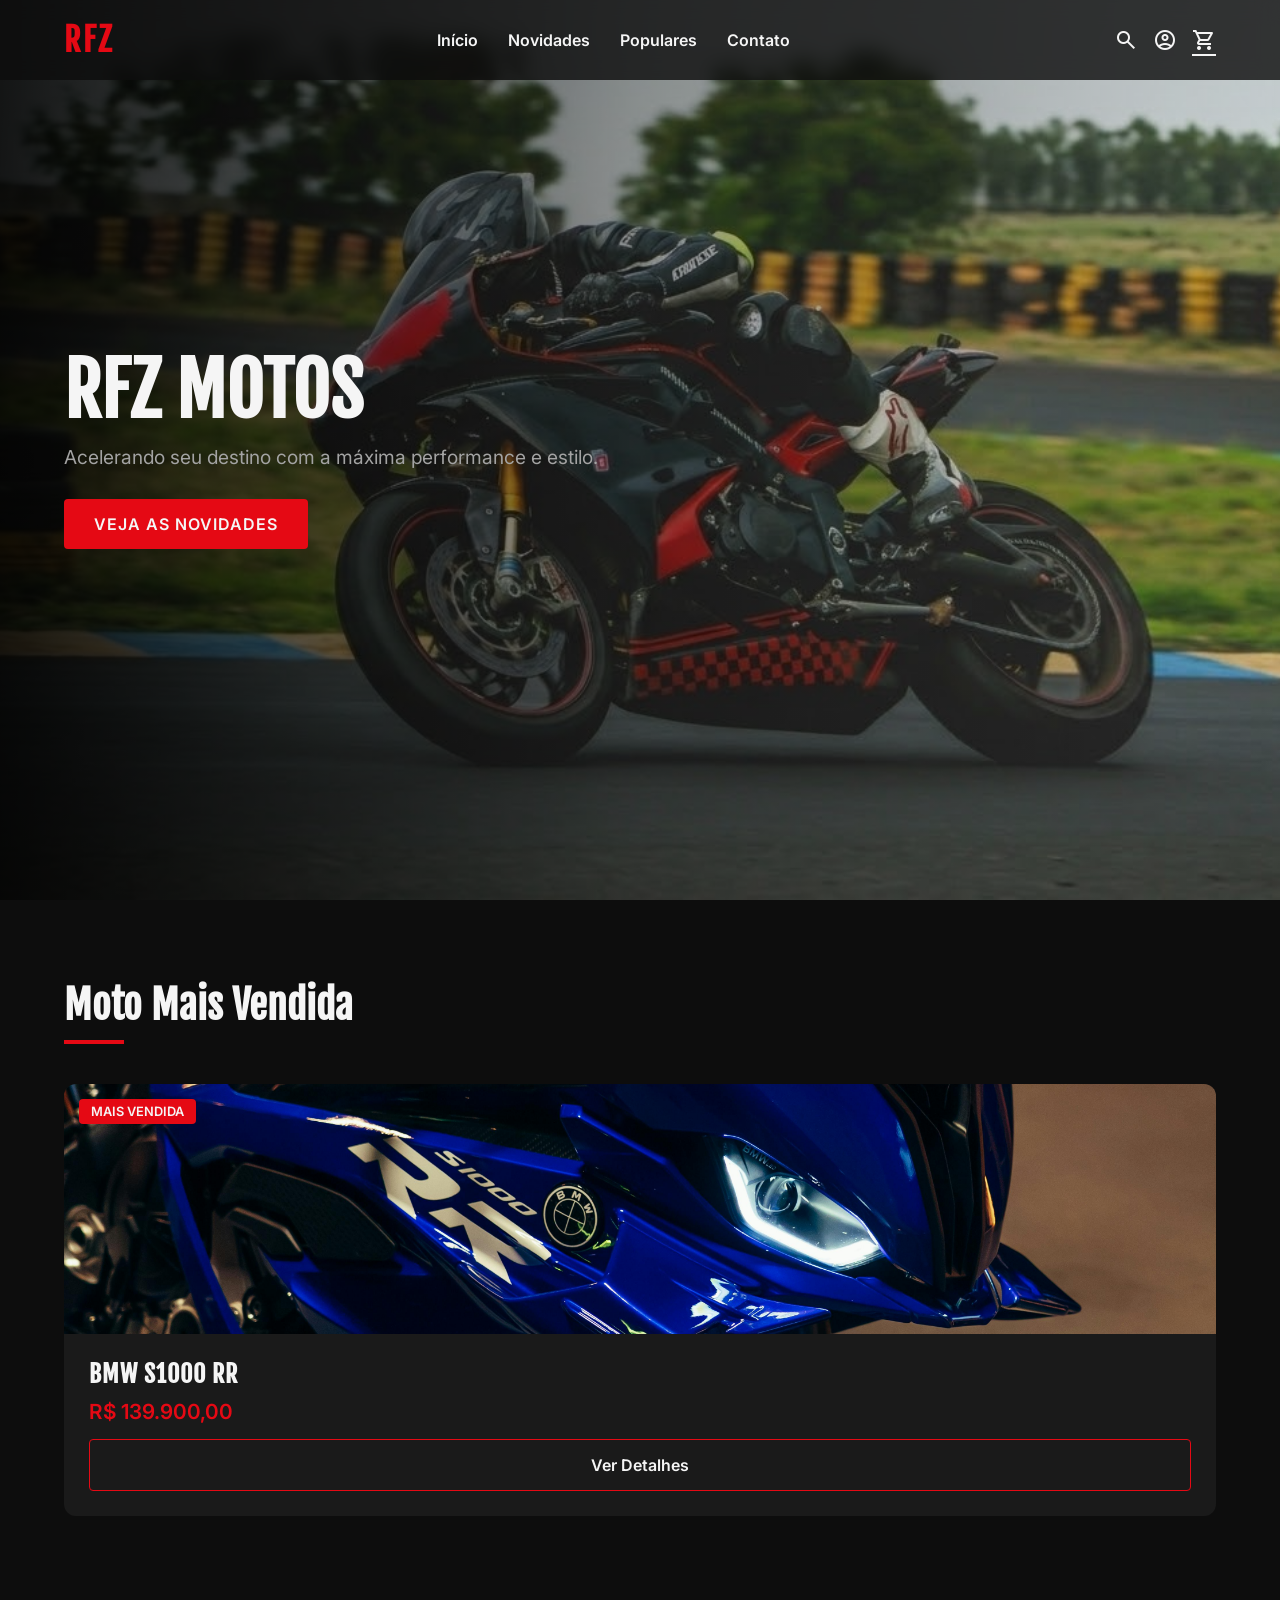
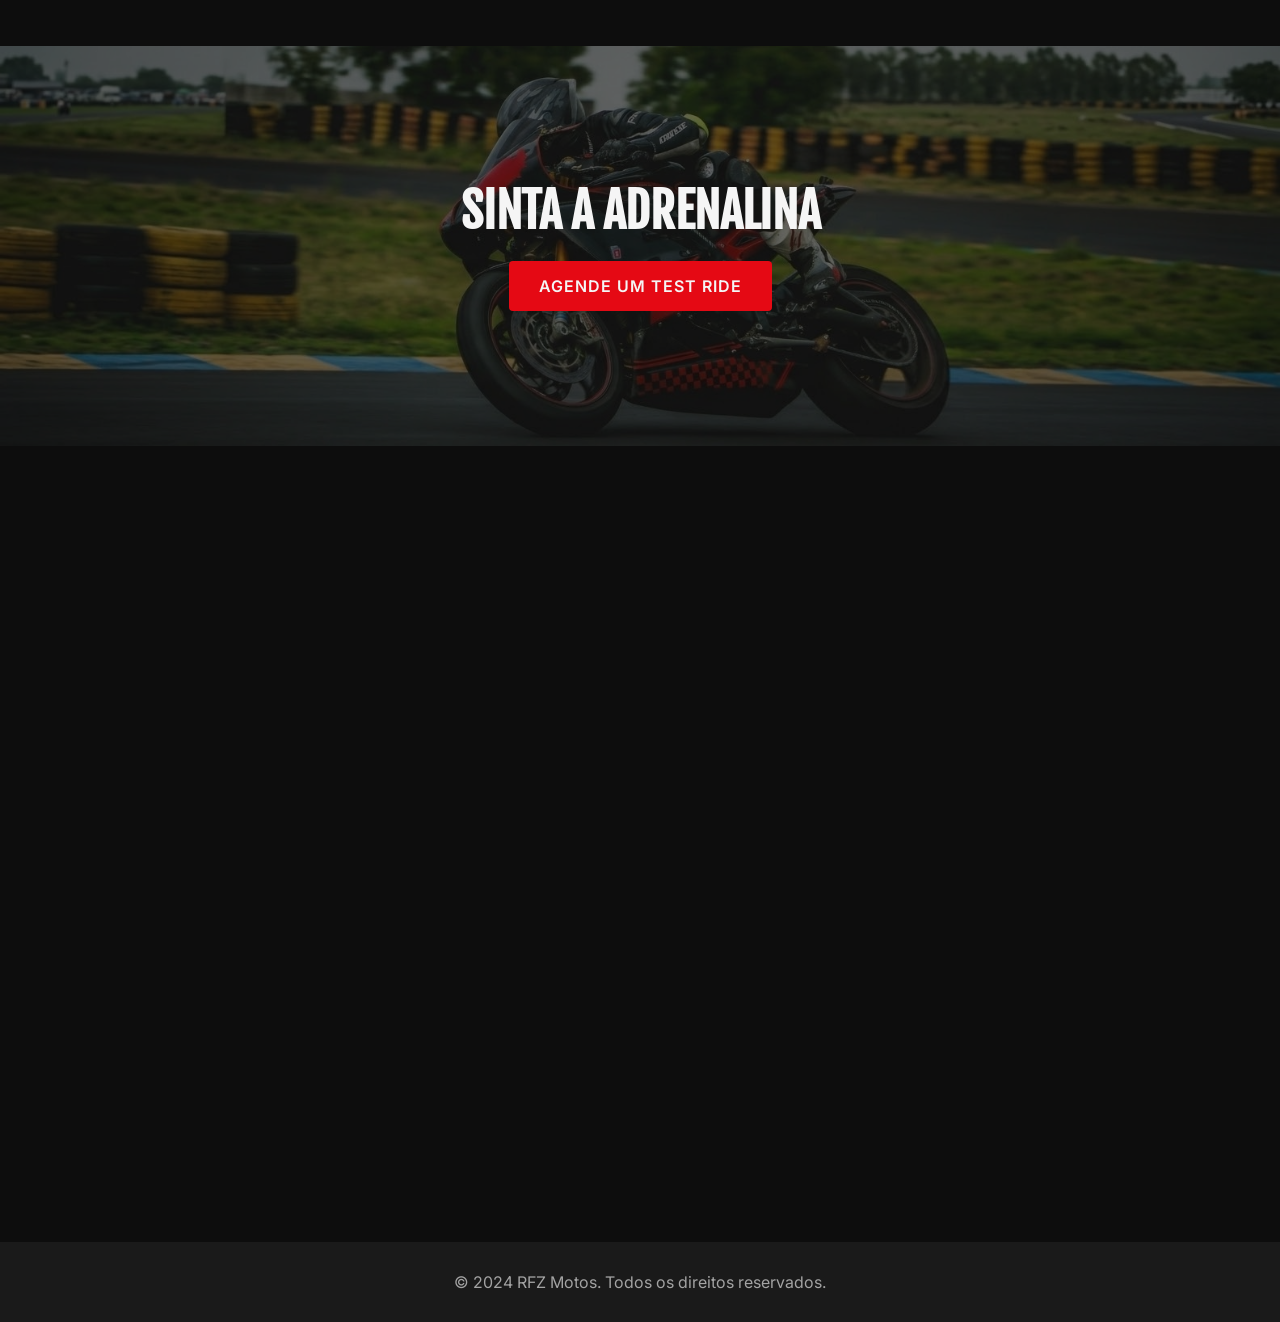
<file: index.html>
<!DOCTYPE html>
<html lang="pt-br">
<head>
    <meta charset="UTF-8">
    <meta name="viewport" content="width=device-width, initial-scale=1.0">
    <title>RFZ | Acelerando seu destino</title>
    
    <link href="https://fonts.googleapis.com/css2?family=Fjalla+One&family=Inter:wght@400;600&display=swap" rel="stylesheet">
    <link href="https://fonts.googleapis.com/css2?family=Material+Symbols+Outlined" rel="stylesheet">
    
    <link rel="stylesheet" href="estilos/style.css">
    <link rel="stylesheet" href="estilos/media.css">
    <link rel="shortcut icon" href="images/android-chrome-192x192.png" type="image/x-icon">
</head>
<body>
    <header id="header">
        <div class="logo">
            <h1>RFZ</h1>
        </div>
        
        <nav id="nav-menu" class="nav-menu">
            <ul>
                <li><a href="#">Início</a></li>
                <li><a href="#novidades">Novidades</a></li>
                <li><a href="#populares">Populares</a></li>
                <li><a href="#">Contato</a></li>
            </ul>
        </nav>

        <div class="icons">
            <button aria-label="Pesquisar" class="icon-btn"><i class="material-symbols-outlined">search</i></button>
            <button aria-label="Conta do Usuário" class="icon-btn"><i class="material-symbols-outlined">account_circle</i></button>
            
            <a href="carrinho.html" aria-label="Carrinho de compras" class="icon-btn">
                <i class="material-symbols-outlined">shopping_cart</i>
            </a>

            <button aria-label="Menu" class="icon-btn menu-toggle" id="btn-menu">
                <i class="material-symbols-outlined">menu</i>
            </button>
        </div>
    </header>

    <main>
        <section class="hero">
            <div class="hero-bg"></div>
            <div class="hero-overlay"></div>
            
            <div class="hero-content fade-in">
                <h2>RFZ Motos</h2>
                <p>Acelerando seu destino com a máxima performance e estilo.</p>
                <button class="btn-primary" onclick="document.getElementById('novidades').scrollIntoView({behavior: 'smooth'})">
                    Veja as novidades
                </button>
            </div>
        </section>

        <section id="novidades" class="showroom container fade-in">
            <div class="section-header">
                <h2>Moto Mais Vendida</h2>
                <hr class="linha-destaque">
            </div>

            <div class="cards-grid">
                <article class="card">
                    <div class="card-img-wrapper">
                        <a href="produto.html">
                            <img src="images/Moto-azul-pexels.jpg" alt="Moto azul BMW S1000 RR">
                        </a>
                        <span class="badge">Mais Vendida</span>
                    </div>
                    <div class="card-info">
                        <h3><a href="produto.html" style="color: inherit; text-decoration: none;">BMW S1000 RR</a></h3>
                        <p class="price">R$ 139.900,00</p>
                        <a href="produto.html" class="btn-secondary" style="display: block; text-align: center; text-decoration: none; box-sizing: border-box;">Ver Detalhes</a>
                    </div>
                </article>
            </div>
        </section>

        <section class="parallax-section fade-in">
            <div class="parallax-overlay"></div>
            <div class="parallax-content">
                <h2>Sinta a Adrenalina</h2>
                <button class="btn-primary" style="margin-top: 20px;">Agende um Test Ride</button>
            </div>
        </section>

        <section id="populares" class="showroom container fade-in">
            <div class="section-header">
                <h2>Categoria Popular</h2>
                <hr class="linha-destaque">
            </div>

            <div class="cards-grid">
                <article class="card">
                    <div class="card-img-wrapper">
                        <a href="produto.html">
                            <img src="images/moto-preta-pexels.jpg" alt="Moto esportiva preta">
                        </a>
                    </div>
                    <div class="card-info">
                        <h3><a href="produto.html" style="color: inherit; text-decoration: none;">Honda CBR 1000RR</a></h3>
                        <p class="price">R$ 98.500,00</p>
                        <a href="produto.html" class="btn-secondary" style="display: block; text-align: center; text-decoration: none; box-sizing: border-box;">Ver Detalhes</a>
                    </div>
                </article>
                
                </div>
        </section>
    </main>

    <footer>
        <p>&copy; 2024 RFZ Motos. Todos os direitos reservados.</p>
    </footer>

    <script src="js/script.js"></script>
</body>
</html>
</file>
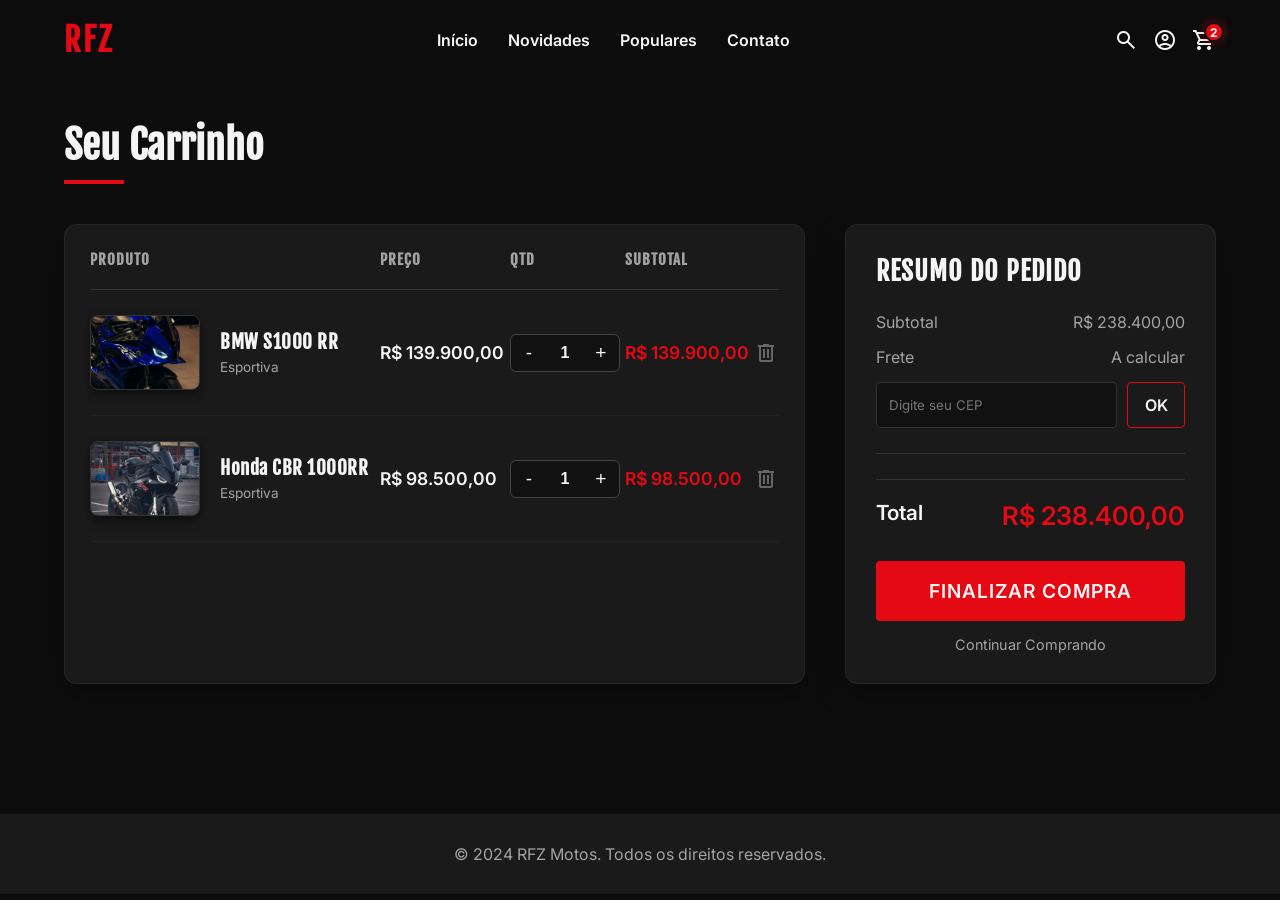
<file: carrinho.html>
<!DOCTYPE html>
<html lang="pt-br">
<head>
    <meta charset="UTF-8">
    <meta name="viewport" content="width=device-width, initial-scale=1.0">
    <title>Carrinho | RFZ Motos</title>
    
    <!-- Fontes e Ícones -->
    <link href="https://fonts.googleapis.com/css2?family=Fjalla+One&family=Inter:wght@400;600&display=swap" rel="stylesheet">
    <link href="https://fonts.googleapis.com/css2?family=Material+Symbols+Outlined" rel="stylesheet">
    
    <!-- Estilos -->
    <link rel="stylesheet" href="estilos/style.css">
    <link rel="stylesheet" href="estilos/media.css">
    <link rel="stylesheet" href="estilos/carrinho.css">
    <link rel="shortcut icon" href="images/android-chrome-192x192.png" type="image/x-icon">
</head>
<body>
    <!-- Cabeçalho -->
    <header id="header">
        <div class="logo">
            <h1><a href="index.html" style="color: inherit; text-decoration: none;">RFZ</a></h1>
        </div>
        
        <nav id="nav-menu" class="nav-menu">
            <ul>
                <li><a href="index.html">Início</a></li>
                <li><a href="index.html#novidades">Novidades</a></li>
                <li><a href="index.html#populares">Populares</a></li>
                <li><a href="#">Contato</a></li>
            </ul>
        </nav>

        <div class="icons">
            <button aria-label="Pesquisar" class="icon-btn"><i class="material-symbols-outlined">search</i></button>
            <button aria-label="Conta do Usuário" class="icon-btn"><i class="material-symbols-outlined">account_circle</i></button>
            
            <!-- Ícone do Carrinho (com contador) -->
            <a href="carrinho.html" aria-label="Carrinho de compras" class="icon-btn">
                <i class="material-symbols-outlined">shopping_cart</i>
                <span class="cart-count-badge">2</span>
            </a>

            <button aria-label="Menu" class="icon-btn menu-toggle" id="btn-menu"><i class="material-symbols-outlined">menu</i></button>
        </div>
    </header>

    <!-- Conteúdo do Carrinho -->
    <main class="cart-section container fade-in">
        <div class="section-header">
            <h2>Seu Carrinho</h2>
            <hr class="linha-destaque">
        </div>

        <div class="cart-grid">
            <!-- Coluna 1: Tabela de Produtos -->
            <div class="cart-table-container">
                <table class="cart-table">
                    <thead>
                        <tr>
                            <th>Produto</th>
                            <th>Preço</th>
                            <th>Qtd</th>
                            <th>Subtotal</th>
                            <th></th>
                        </tr>
                    </thead>
                    <tbody>
                        <!-- Item 1 -->
                        <tr>
                            <td>
                                <div class="cart-item-info">
                                    <img src="images/Moto-azul-pexels.jpg" alt="BMW S1000 RR">
                                    <div class="cart-item-details">
                                        <h4>BMW S1000 RR</h4>
                                        <p>Esportiva</p>
                                    </div>
                                </div>
                            </td>
                            <td class="preco-item">R$ 139.900,00</td>
                            <td>
                                <div class="qty-selector">
                                    <button class="qty-btn">-</button>
                                    <input type="text" value="1" class="qty-input" readonly>
                                    <button class="qty-btn">+</button>
                                </div>
                            </td>
                            <td class="subtotal-item">R$ 139.900,00</td>
                            <td>
                                <button class="remove-btn" title="Remover item"><i class="material-symbols-outlined">delete</i></button>
                            </td>
                        </tr>
                        
                        <!-- Item 2 -->
                        <tr>
                            <td>
                                <div class="cart-item-info">
                                    <img src="images/moto-preta-pexels.jpg" alt="Honda CBR 1000RR">
                                    <div class="cart-item-details">
                                        <h4>Honda CBR 1000RR</h4>
                                        <p>Esportiva</p>
                                    </div>
                                </div>
                            </td>
                            <td class="preco-item">R$ 98.500,00</td>
                            <td>
                                <div class="qty-selector">
                                    <button class="qty-btn">-</button>
                                    <input type="text" value="1" class="qty-input" readonly>
                                    <button class="qty-btn">+</button>
                                </div>
                            </td>
                            <td class="subtotal-item">R$ 98.500,00</td>
                            <td>
                                <button class="remove-btn" title="Remover item"><i class="material-symbols-outlined">delete</i></button>
                            </td>
                        </tr>
                    </tbody>
                </table>
            </div>

            <!-- Coluna 2: Resumo do Pedido -->
            <aside class="cart-summary">
                <h3>Resumo do Pedido</h3>
                
                <div class="summary-row">
                    <span>Subtotal</span>
                    <span>R$ 238.400,00</span>
                </div>
                
                <div class="summary-row">
                    <span>Frete</span>
                    <span>A calcular</span>
                </div>

                <!-- Input para cálculo de CEP -->
                <div class="cep-input-group cart-cep">
                    <input type="text" placeholder="Digite seu CEP">
                    <button class="btn-secondary" style="margin-top: 0; padding: 12px;">OK</button>
                </div>
                
                <div class="summary-row total">
                    <span>Total</span>
                    <span>R$ 238.400,00</span>
                </div>

                <button class="btn-primary btn-finalizar">Finalizar Compra</button>
                <a href="index.html" class="btn-continuar">Continuar Comprando</a>
            </aside>
        </div>
    </main>

    <!-- Rodapé -->
    <footer>
        <p>&copy; 2024 RFZ Motos. Todos os direitos reservados.</p>
    </footer>

    <script src="js/script.js"></script>
</body>
</html>
</file>
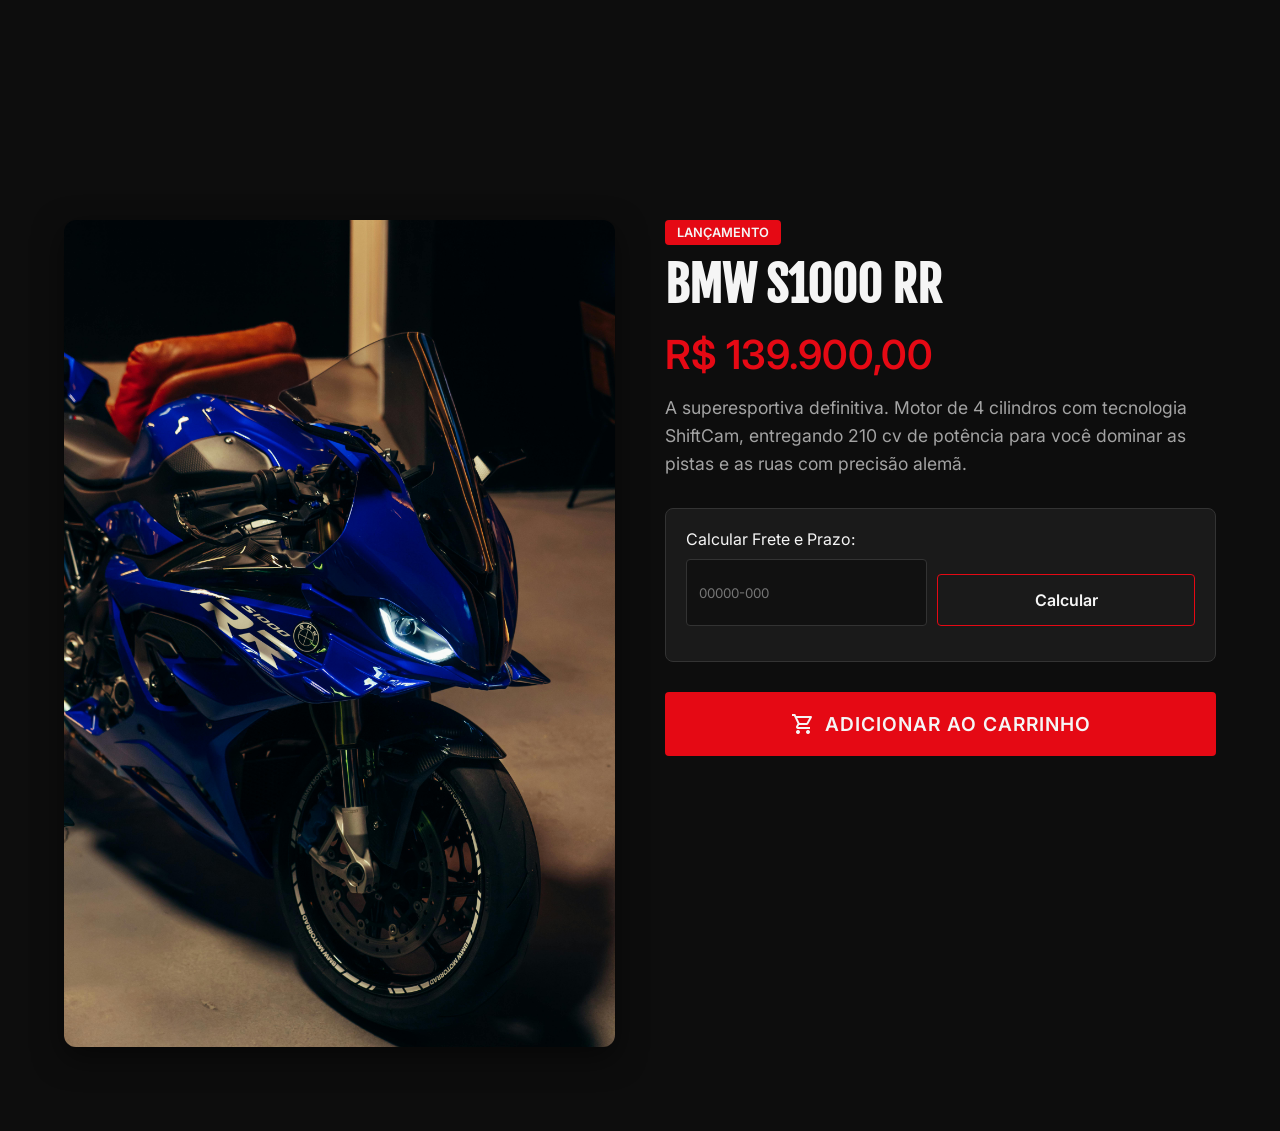
<file: produto.html>
<!DOCTYPE html>
<html lang="pt-br">
<head>
    <meta charset="UTF-8">
    <meta name="viewport" content="width=device-width, initial-scale=1.0">
    <title>BMW S1000 RR | RFZ Motos</title>
    <link href="https://fonts.googleapis.com/css2?family=Fjalla+One&family=Inter:wght@400;600&display=swap" rel="stylesheet">
    <link href="https://fonts.googleapis.com/css2?family=Material+Symbols+Outlined" rel="stylesheet">
    <link rel="stylesheet" href="estilos/style.css">
    <link rel="stylesheet" href="estilos/media.css">
</head>
<body style="padding-top: 100px;"> <main class="container">
        <div class="produto-grid">
            <div class="produto-imagem">
                <img src="images/Moto-azul-pexels.jpg" alt="BMW S1000 RR Azul" id="imagem-principal">
            </div>

            <div class="produto-detalhes">
                <span class="badge" style="position: relative; top: 0; left: 0; display: inline-block; margin-bottom: 10px;">Lançamento</span>
                <h1>BMW S1000 RR</h1>
                <p class="price" style="font-size: 2.5rem; margin: 15px 0;">R$ 139.900,00</p>
                
                <p class="descricao">A superesportiva definitiva. Motor de 4 cilindros com tecnologia ShiftCam, entregando 210 cv de potência para você dominar as pistas e as ruas com precisão alemã.</p>

                <div class="cep-container">
                    <label for="cep">Calcular Frete e Prazo:</label>
                    <div class="cep-input-group">
                        <input type="text" id="cep" placeholder="00000-000" maxlength="9">
                        <button id="btn-calcular-cep" class="btn-secondary">Calcular</button>
                    </div>
                    <div id="resultado-cep" class="resultado-cep"></div>
                </div>

                <div class="produto-acoes">
                    <button class="btn-primary btn-comprar" id="btn-add-carrinho">
                        <i class="material-symbols-outlined">shopping_cart</i>
                        Adicionar ao Carrinho
                    </button>
                </div>
            </div>
        </div>
    </main>

    <script src="js/script.js"></script>
</body>
</html>
</file>
<file: estilos/style.css>
@charset "UTF-8";

:root {
    --vermelho: #E50914; /* Tom mais profissional e elegante */
    --vermelho-hover: #b80710;
    --preto-fundo: #0d0d0d;
    --preto-card: #1a1a1a;
    --cinza: #a3a3a3;
    --branco: #f5f5f5;
    
    /* Fontes */
    --font-titulo: 'Fjalla One', sans-serif;
    --font-texto: 'Inter', sans-serif;
}

* {
    margin: 0;
    padding: 0;
    box-sizing: border-box; /* Fundamental para layouts precisos */
}

html {
    scroll-behavior: smooth; /* Rolagem suave nativa */
}

body {
    background-color: var(--preto-fundo);
    color: var(--branco);
    font-family: var(--font-texto);
    overflow-x: hidden;
}

/* --- CABEÇALHO --- */
header {
    position: fixed;
    top: 0;
    width: 100%;
    display: flex;
    justify-content: space-between;
    align-items: center;
    padding: 20px 5%;
    background-color: rgba(13, 13, 13, 0.8);
    backdrop-filter: blur(10px); /* Efeito vidro fosco profissional */
    z-index: 1000;
    transition: background-color 0.3s;
}

header.scrolled {
    background-color: rgba(13, 13, 13, 1);
    box-shadow: 0 4px 20px rgba(0,0,0,0.5);
}

.logo h1 {
    font-family: var(--font-titulo);
    font-size: 2rem;
    color: var(--vermelho);
    letter-spacing: 2px;
}

/* Menu de Navegação */
.nav-menu ul {
    display: flex;
    list-style: none;
    gap: 30px;
}

.nav-menu a {
    color: var(--branco);
    text-decoration: none;
    font-size: 1rem;
    font-weight: 600;
    transition: color 0.3s;
}

.nav-menu a:hover {
    color: var(--vermelho);
}

/* Ícones */
.icons {
    display: flex;
    gap: 15px;
}

.icon-btn {
    background: none;
    border: none;
    color: var(--branco);
    cursor: pointer;
    transition: transform 0.2s, color 0.2s;
    display: flex;
    align-items: center;
    justify-content: center;
}

.icon-btn:hover {
    color: var(--vermelho);
    transform: scale(1.1);
}

.menu-toggle {
    display: none; /* Escondido no desktop, mostrado no mobile */
}

/* --- HERO SECTION (Principal com Parallax) --- */
.hero {
    position: relative;
    height: 100vh;
    display: flex;
    align-items: center;
    padding: 0 5%;
}

.hero-bg {
    position: absolute;
    top: 0;
    left: 0;
    width: 100%;
    height: 100%;
    z-index: -2;
    /* Imagem mobile padrão */
    background-image: url('../images/moto-preta-vermelha-pexels.jpg');
    /* Efeito Parallax */
    background-attachment: fixed;
    background-position: center;
    background-repeat: no-repeat;
    background-size: cover;
}

/* Troca para a imagem deitada em telas maiores */
@media (min-width: 1000px) {
    .hero-bg {
        background-image: url('../images/moto-preta-vermelha-pexels-deitada.jpg');
    }
}

.hero-overlay {
    position: absolute;
    top: 0;
    left: 0;
    width: 100%;
    height: 100%;
    background: linear-gradient(to right, rgba(0,0,0,0.9) 0%, rgba(0,0,0,0.4) 50%, rgba(0,0,0,0.1) 100%);
    z-index: -1;
}

.hero-content {
    max-width: 600px;
}

.hero-content h2 {
    font-family: var(--font-titulo);
    font-size: 4.5rem;
    line-height: 1.1;
    margin-bottom: 15px;
    text-transform: uppercase;
}

.hero-content p {
    font-size: 1.2rem;
    color: var(--cinza);
    margin-bottom: 30px;
}

/* --- BOTÕES --- */
.btn-primary, .btn-secondary {
    padding: 15px 30px;
    font-size: 1rem;
    font-weight: 600;
    border-radius: 4px;
    cursor: pointer;
    border: none;
    transition: all 0.3s ease;
    font-family: var(--font-texto);
}

.btn-primary {
    background-color: var(--vermelho);
    color: var(--branco);
    text-transform: uppercase;
    letter-spacing: 1px;
}

.btn-primary:hover {
    background-color: var(--vermelho-hover);
    box-shadow: 0 0 15px rgba(229, 9, 20, 0.5);
    transform: translateY(-2px);
}

.btn-secondary {
    background-color: transparent;
    color: var(--branco);
    border: 1px solid var(--vermelho);
    width: 100%;
    margin-top: 15px;
}

.btn-secondary:hover {
    background-color: var(--vermelho);
}

/* --- SHOWROOM (Sessões) --- */
.container {
    padding: 80px 5%;
}

.section-header h2 {
    font-family: var(--font-titulo);
    font-size: 2.5rem;
    margin-bottom: 10px;
}

.linha-destaque {
    border: none;
    height: 4px;
    background-color: var(--vermelho);
    width: 60px;
    margin-bottom: 40px;
}

/* Cards de Motos */
.cards-grid {
    display: grid;
    grid-template-columns: repeat(auto-fit, minmax(300px, 1fr));
    gap: 30px;
}

.card {
    background-color: var(--preto-card);
    border-radius: 12px;
    overflow: hidden;
    transition: transform 0.3s, box-shadow 0.3s;
}

.card:hover {
    transform: translateY(-10px);
    box-shadow: 0 15px 30px rgba(0,0,0,0.5);
}

.card-img-wrapper {
    position: relative;
    width: 100%;
    height: 250px;
    overflow: hidden;
}

.card-img-wrapper img {
    width: 100%;
    height: 100%;
    object-fit: cover;
    transition: transform 0.5s;
}

.card:hover .card-img-wrapper img {
    transform: scale(1.1); /* Efeito de zoom ao passar o mouse */
}

.badge {
    position: absolute;
    top: 15px;
    left: 15px;
    background-color: var(--vermelho);
    color: var(--branco);
    padding: 5px 12px;
    font-size: 0.8rem;
    font-weight: 600;
    border-radius: 4px;
    text-transform: uppercase;
}

.card-info {
    padding: 25px;
}

.card-info h3 {
    font-family: var(--font-titulo);
    font-size: 1.5rem;
    margin-bottom: 10px;
    letter-spacing: 1px;
}

.price {
    font-size: 1.3rem;
    font-weight: 600;
    color: var(--vermelho);
}

/* --- FOOTER --- */
footer {
    text-align: center;
    padding: 30px;
    background-color: var(--preto-card);
    color: var(--cinza);
    margin-top: 50px;
}

/* Classes para o JS (Animações) */
.fade-in {
    opacity: 0;
    transform: translateY(30px);
    transition: opacity 0.8s ease-out, transform 0.8s ease-out;
}

.fade-in.visible {
    opacity: 1;
    transform: translateY(0);
}

/* --- EFEITO PARALLAX 2 (Sinta a Adrenalina) --- */
.parallax-section {
    /* Certifique-se de ter uma imagem neste caminho ou mude a URL */
    background-image: url('../images/moto-preta-vermelha-pexels-deitada.jpg'); 
    min-height: 400px;
    background-attachment: fixed; /* É isso que cria o efeito parallax */
    background-position: center;
    background-repeat: no-repeat;
    background-size: cover;
    display: flex;
    align-items: center;
    justify-content: center;
    position: relative;
    margin: 50px 0;
}

.parallax-overlay {
    position: absolute;
    top: 0; left: 0; width: 100%; height: 100%;
    background: rgba(0, 0, 0, 0.6);
}

.parallax-content {
    position: relative;
    z-index: 1;
    text-align: center;
}

.parallax-content h2 {
    font-family: var(--font-titulo);
    font-size: 3rem;
    color: var(--branco);
    text-transform: uppercase;
}

/* --- PÁGINA DE PRODUTO --- */
.produto-grid {
    display: grid;
    grid-template-columns: 1fr 1fr;
    gap: 50px;
    margin-top: 40px;
}

.produto-imagem img {
    width: 100%;
    border-radius: 12px;
    box-shadow: 0 10px 30px rgba(0,0,0,0.5);
}

.produto-detalhes h1 {
    font-family: var(--font-titulo);
    font-size: 3rem;
    margin-bottom: 10px;
}

.produto-detalhes .descricao {
    color: var(--cinza);
    line-height: 1.6;
    margin-bottom: 30px;
    font-size: 1.1rem;
}

/* Calculadora de CEP */
.cep-container {
    background-color: var(--preto-card);
    padding: 20px;
    border-radius: 8px;
    margin-bottom: 30px;
    border: 1px solid #333;
}

.cep-input-group {
    display: flex;
    gap: 10px;
    margin-top: 10px;
}

.cep-input-group input {
    flex: 1;
    padding: 12px;
    background-color: #111;
    border: 1px solid #333;
    color: var(--branco);
    border-radius: 4px;
    font-family: var(--font-texto);
}

.resultado-cep {
    margin-top: 15px;
    font-size: 0.9rem;
    color: #4caf50; /* Verde para indicar sucesso */
}

/* Botão Comprar */
.btn-comprar {
    width: 100%;
    display: flex;
    justify-content: center;
    align-items: center;
    gap: 10px;
    font-size: 1.2rem;
    padding: 20px;
}

/* Responsividade Produto */
@media (max-width: 768px) {
    .produto-grid {
        grid-template-columns: 1fr; /* Empilha a imagem em cima e detalhes embaixo */
    }
}
</file>
<file: estilos/media.css>
@charset "UTF-8";

/* Telas menores que 992px (Tablets e Celulares) */
@media (max-width: 992px) {
    .hero-content h2 {
        font-size: 3.5rem;
    }
    
    .hero-overlay {
        /* Gradiente mais escuro em telas menores para garantir leitura */
        background: linear-gradient(to top, rgba(0,0,0,0.9) 0%, rgba(0,0,0,0.6) 100%);
    }
}

/* Telas menores que 768px (Mobile/Celulares) */
@media (max-width: 768px) {
    .menu-toggle {
        display: block; /* Mostra o botão de sanduíche */
        position: relative;
        z-index: 1001; /* Garante que o ícone fique sobre o menu aberto */
    }

    /* Menu lateral para mobile */
    .nav-menu {
        position: fixed;
        top: 0;
        right: -100%;
        width: 250px;
        height: 100vh;
        background-color: #111;
        padding-top: 80px;
        transition: right 0.4s ease;
        box-shadow: -5px 0 15px rgba(0,0,0,0.5);
    }

    .nav-menu.active {
        right: 0;
    }

    .nav-menu ul {
        flex-direction: column;
        align-items: center;
        gap: 40px;
    }

    .nav-menu a {
        font-size: 1.2rem;
    }

    .hero-content {
        text-align: center;
        margin: 0 auto;
    }

    .hero-content h2 {
        font-size: 2.8rem;
    }

    .cards-grid {
        grid-template-columns: 1fr; /* 1 coluna no celular */
    }
}
</file>
<file: estilos/carrinho.css>
@charset "UTF-8";

/* =========================================
   ESTILOS EXCLUSIVOS DO CARRINHO DE COMPRAS
   ========================================= */

/* --- ÍCONE DO CARRINHO NO HEADER (Caso queira sobrepor o do style.css) --- */
.icons a.icon-btn {
    text-decoration: none;
    position: relative;
    display: flex;
    align-items: center;
}

.cart-count-badge {
    position: absolute;
    top: -6px;
    right: -8px;
    background-color: var(--vermelho);
    color: var(--branco);
    font-size: 0.75rem;
    font-weight: bold;
    width: 20px;
    height: 20px;
    border-radius: 50%;
    display: flex;
    align-items: center;
    justify-content: center;
    border: 2px solid var(--preto-fundo);
    box-shadow: 0 0 8px rgba(229, 9, 20, 0.5);
}

/* --- ESTRUTURA PRINCIPAL DO CARRINHO --- */
.cart-section {
    padding-top: 120px;
    min-height: 80vh;
}

.cart-grid {
    display: grid;
    grid-template-columns: 2fr 1fr;
    gap: 40px;
    margin-top: 30px;
}

/* --- TABELA DE PRODUTOS --- */
.cart-table-container {
    background-color: var(--preto-card);
    border-radius: 12px;
    padding: 25px;
    border: 1px solid #262626;
    overflow-x: auto;
    box-shadow: 0 10px 30px rgba(0,0,0,0.3);
}

.cart-table {
    width: 100%;
    min-width: 600px; /* Garante que a tabela não esprema no mobile (permite scroll horizontal) */
    border-collapse: collapse;
    text-align: left;
}

.cart-table th {
    font-family: var(--font-titulo);
    text-transform: uppercase;
    letter-spacing: 1px;
    color: var(--cinza);
    padding-bottom: 20px;
    border-bottom: 1px solid #333;
    font-size: 0.95rem;
}

.cart-table td {
    padding: 25px 0;
    border-bottom: 1px solid #222;
    vertical-align: middle;
}

/* Imagem e Detalhes do Produto */
.cart-item-info {
    display: flex;
    align-items: center;
    gap: 20px;
}

.cart-item-info img {
    width: 110px;
    height: 75px;
    object-fit: cover; /* Mantém a imagem perfeita */
    border-radius: 8px;
    border: 1px solid #333;
    box-shadow: 0 4px 10px rgba(0,0,0,0.5);
}

.cart-item-details h4 {
    font-family: var(--font-titulo);
    font-size: 1.2rem;
    letter-spacing: 0.5px;
    margin-bottom: 5px;
}

.cart-item-details p {
    font-size: 0.85rem;
    color: var(--cinza);
}

/* Textos de Preços */
.preco-item, .subtotal-item {
    font-weight: 600;
    font-size: 1.1rem;
}

.subtotal-item {
    color: var(--vermelho);
}

/* Controle de Quantidade (+ e -) */
.qty-selector {
    display: inline-flex;
    align-items: center;
    border: 1px solid #444;
    border-radius: 6px;
    background-color: #111;
    padding: 2px;
}

.qty-btn {
    background: none;
    border: none;
    color: var(--branco);
    width: 32px;
    height: 32px;
    cursor: pointer;
    font-size: 1.2rem;
    display: flex;
    align-items: center;
    justify-content: center;
    transition: background-color 0.2s, color 0.2s;
    border-radius: 4px;
}

.qty-btn:hover {
    background-color: var(--vermelho);
    color: var(--branco);
}

.qty-input {
    width: 40px;
    text-align: center;
    background: none;
    border: none;
    color: var(--branco);
    font-size: 1rem;
    font-weight: bold;
}

/* Botão Lixeira (Remover) */
.remove-btn {
    background: none;
    border: none;
    color: #666;
    cursor: pointer;
    transition: color 0.2s, transform 0.2s;
    display: flex;
    align-items: center;
}

.remove-btn:hover {
    color: var(--vermelho);
    transform: scale(1.15) rotate(5deg); /* Efeito dinâmico no clique */
}

/* --- CAIXA DE RESUMO DO PEDIDO --- */
.cart-summary {
    background-color: var(--preto-card);
    border-radius: 12px;
    padding: 30px;
    border: 1px solid #262626;
    height: fit-content;
    box-shadow: 0 10px 30px rgba(0,0,0,0.3);
}

.cart-summary h3 {
    font-family: var(--font-titulo);
    font-size: 1.6rem;
    margin-bottom: 25px;
    text-transform: uppercase;
    letter-spacing: 1px;
}

.summary-row {
    display: flex;
    justify-content: space-between;
    margin-bottom: 15px;
    color: var(--cinza);
    font-size: 1rem;
}

/* Input do CEP no Resumo */
.cart-cep {
    margin-bottom: 25px;
    padding-bottom: 25px;
    border-bottom: 1px solid #333;
}

.summary-row.total {
    border-top: 1px solid #333;
    padding-top: 20px;
    color: var(--branco);
    font-size: 1.3rem;
    font-weight: 600;
    margin-bottom: 30px;
}

.summary-row.total span:last-child {
    color: var(--vermelho);
    font-size: 1.6rem;
}

/* Botões do Resumo */
.btn-finalizar {
    width: 100%;
    padding: 18px;
    font-size: 1.2rem;
    margin-bottom: 15px;
}

.btn-continuar {
    display: block;
    text-align: center;
    color: var(--cinza);
    text-decoration: none;
    font-size: 0.9rem;
    transition: color 0.2s;
}

.btn-continuar:hover {
    color: var(--branco);
    text-decoration: underline;
}

/* --- RESPONSIVIDADE DO CARRINHO --- */
@media (max-width: 1024px) {
    .cart-grid {
        grid-template-columns: 1fr; /* Empilha a tabela em cima e o resumo embaixo em telas menores */
    }
}
</file>
